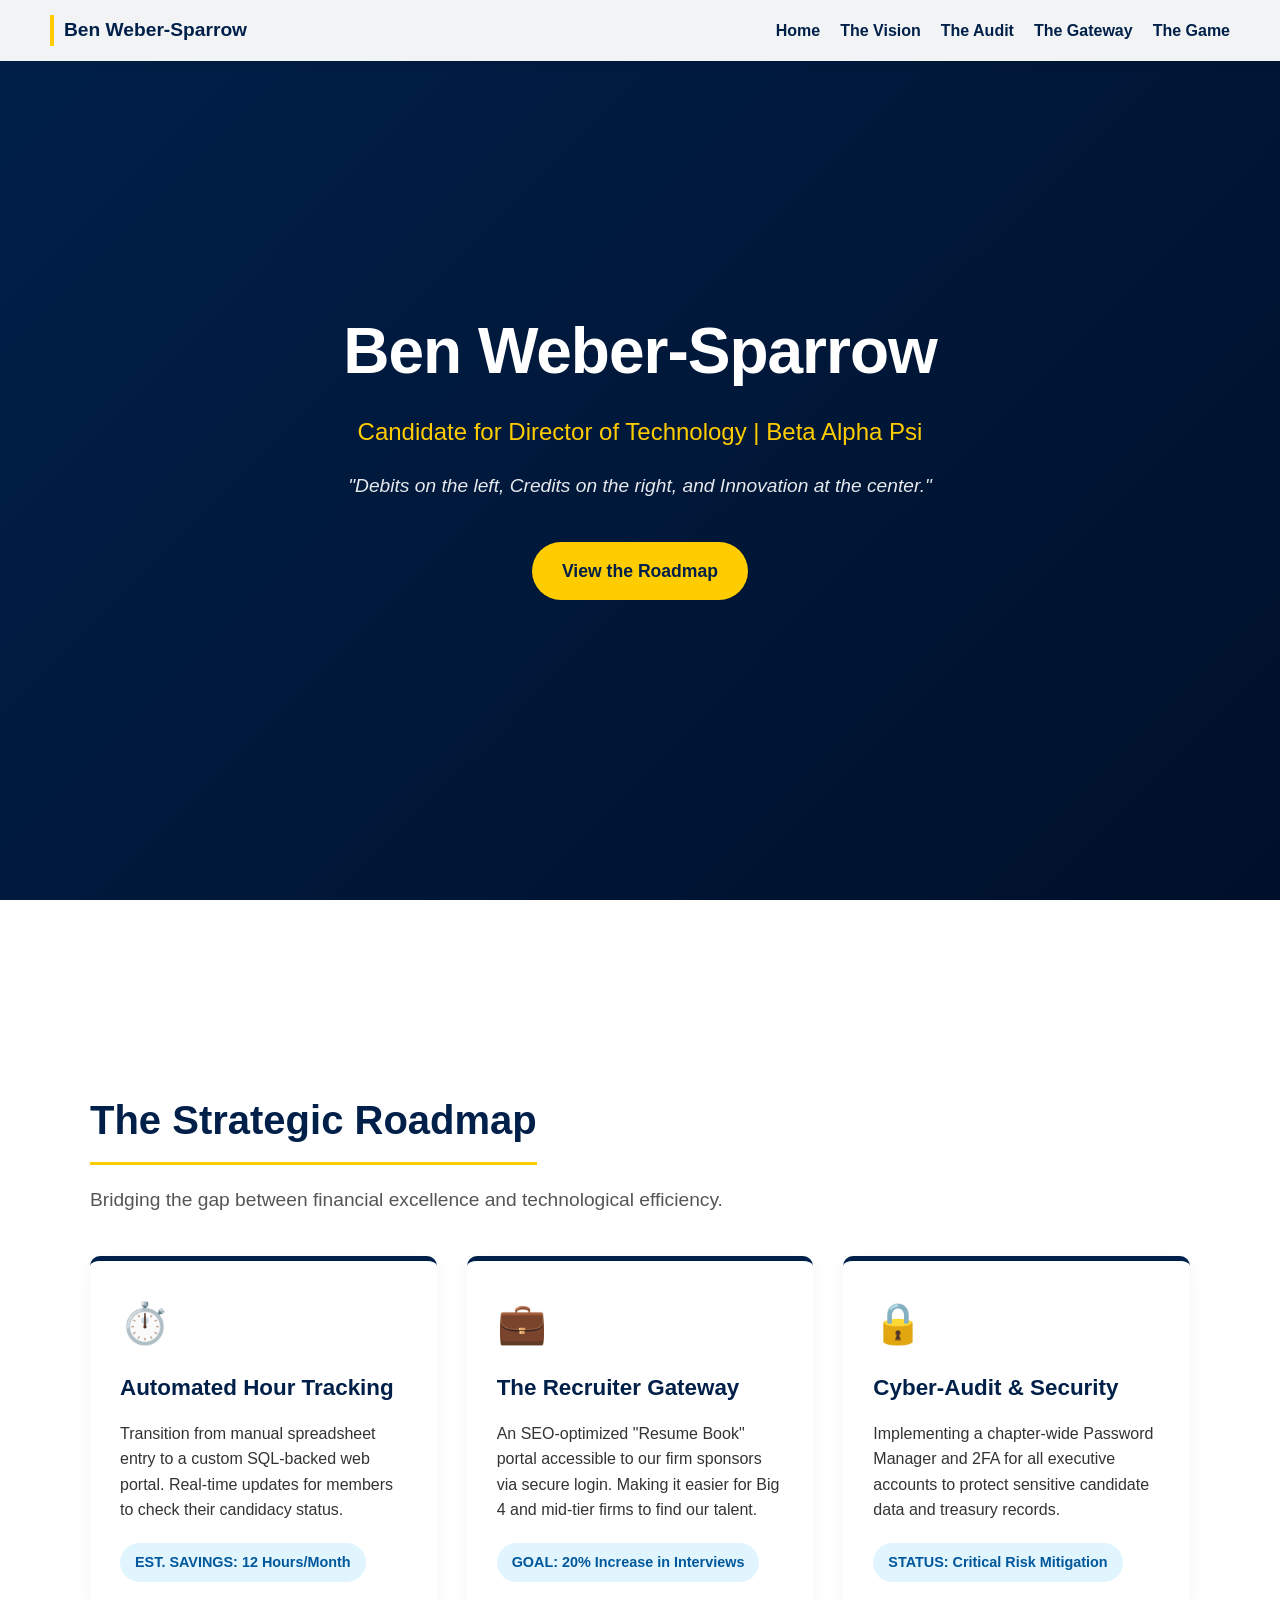
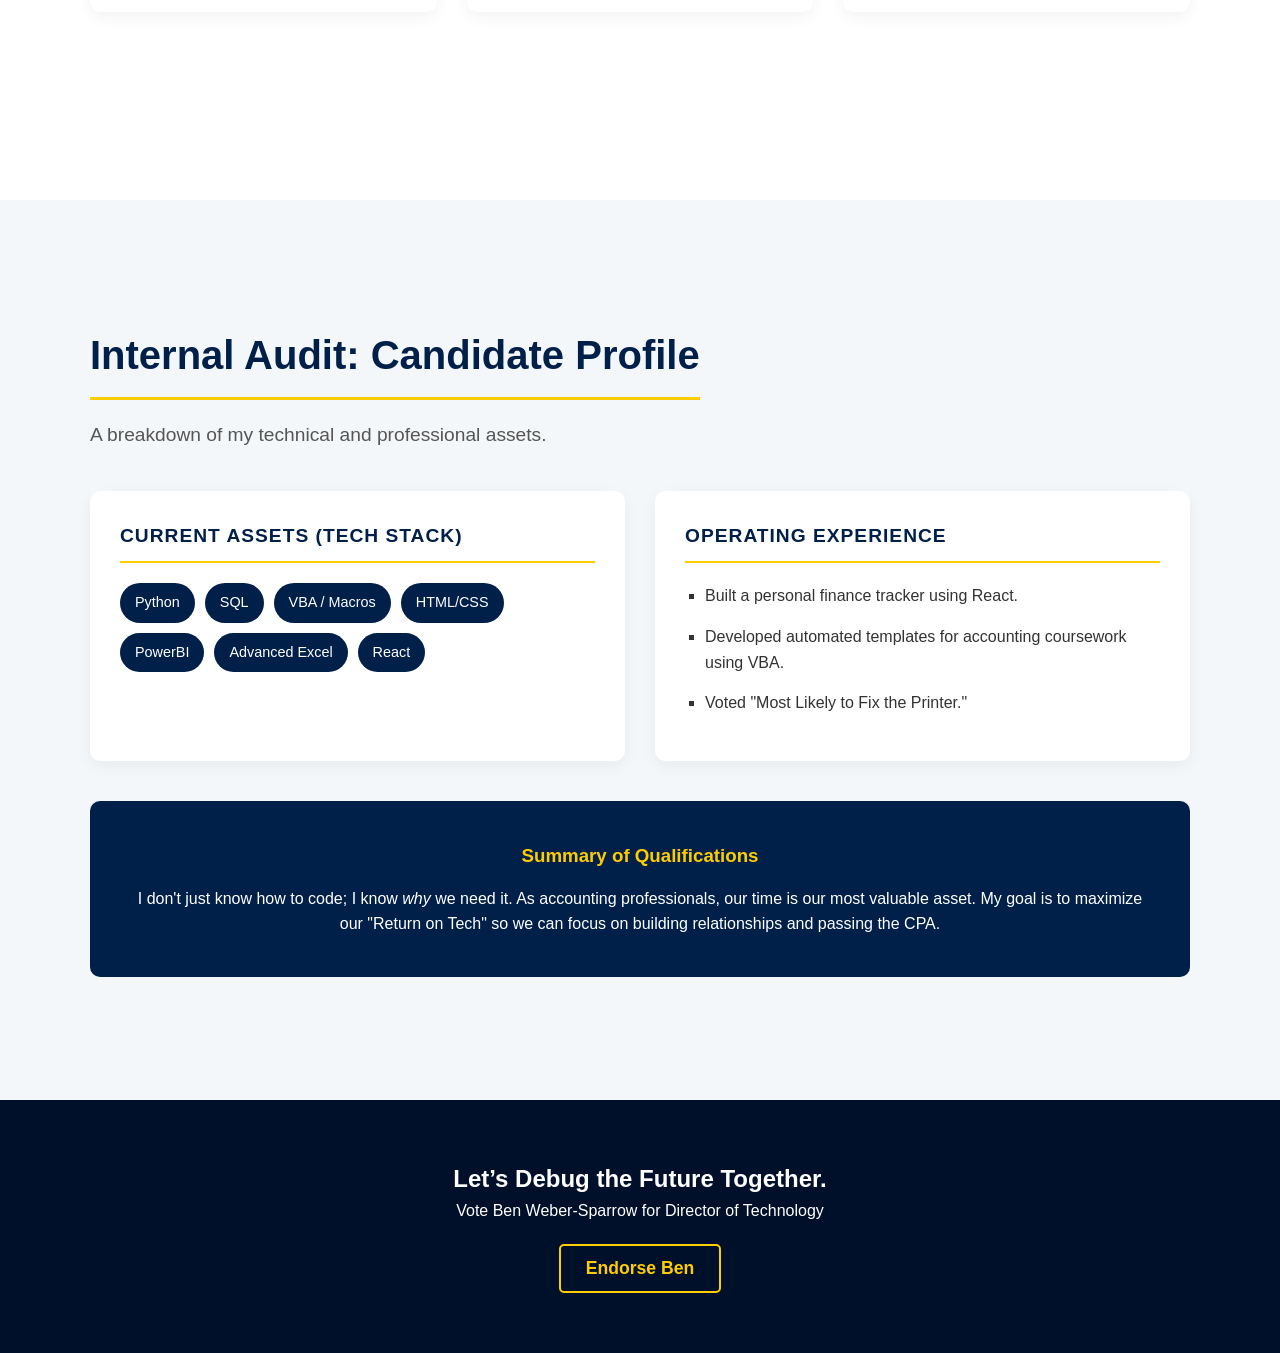
<file: index.html>
<!DOCTYPE html>
<html lang="en">
<head>
    <meta charset="UTF-8">
    <meta name="viewport" content="width=device-width, initial-scale=1.0">
    <title>Ben Weber-Sparrow - BAP Director of Tech</title>
    <link rel="stylesheet" href="style.css">
</head>
<body>

    <!-- NAVIGATION BAR -->
    <nav class="navbar">
        <div class="nav-brand">Ben Weber-Sparrow</div>
        <div class="hamburger" id="hamburger">&#9776;</div>
        <ul class="nav-links" id="nav-links">
            <li><a href="#home">Home</a></li>
            <li><a href="#vision">The Vision</a></li>
            <li><a href="#audit">The Audit</a></li>
            <li><a href="gateway.html">The Gateway</a></li>
            <li><a href="game.html">The Game</a></li>
        </ul>
    </nav>

    <!-- SECTION 1: HOME -->
    <section id="home" class="hero-section">
        <div class="hero-content fade-in">
            <h1 class="hero-title">Ben Weber-Sparrow</h1>
            <h2 class="hero-subtitle">Candidate for Director of Technology | Beta Alpha Psi</h2>
            <div class="tagline">"Debits on the left, Credits on the right, and Innovation at the center."</div>
            <a href="#vision" class="cta-button">View the Roadmap</a>
        </div>
    </section>

    <!-- SECTION 2: THE VISION -->
    <section id="vision" class="content-section">
        <div class="container fade-in">
            <h2 class="section-title">The Strategic Roadmap</h2>
            <p class="section-intro">Bridging the gap between financial excellence and technological efficiency.</p>
            
            <div class="cards-grid">
                <div class="pillar-card">
                    <div class="pillar-icon">⏱️</div>
                    <div class="pillar-title">Automated Hour Tracking</div>
                    <div class="pillar-desc">
                        Transition from manual spreadsheet entry to a custom SQL-backed web portal. Real-time updates for members to check their candidacy status.
                    </div>
                    <span class="roi-badge">EST. SAVINGS: 12 Hours/Month</span>
                </div>

                <div class="pillar-card clickable-card" onclick="window.location.href='gateway.html'">
                    <div class="pillar-icon">💼</div>
                    <div class="pillar-title">The Recruiter Gateway</div>
                    <div class="pillar-desc">
                        An SEO-optimized "Resume Book" portal accessible to our firm sponsors via secure login. Making it easier for Big 4 and mid-tier firms to find our talent.
                    </div>
                    <span class="roi-badge">GOAL: 20% Increase in Interviews</span>
                </div>

                <div class="pillar-card">
                    <div class="pillar-icon">🔒</div>
                    <div class="pillar-title">Cyber-Audit & Security</div>
                    <div class="pillar-desc">
                        Implementing a chapter-wide Password Manager and 2FA for all executive accounts to protect sensitive candidate data and treasury records.
                    </div>
                    <span class="roi-badge">STATUS: Critical Risk Mitigation</span>
                </div>
            </div>
        </div>
    </section>

    <!-- SECTION 3: THE AUDIT -->
    <section id="audit" class="content-section bg-light">
        <div class="container fade-in">
            <h2 class="section-title">Internal Audit: Candidate Profile</h2>
            <p class="section-intro">A breakdown of my technical and professional assets.</p>
            
            <div class="audit-grid">
                <div class="audit-cell hover-effect">
                    <div class="cell-header">Current Assets (Tech Stack)</div>
                    <ul class="tech-stack">
                        <li>Python</li>
                        <li>SQL</li>
                        <li>VBA / Macros</li>
                        <li>HTML/CSS</li>
                        <li>PowerBI</li>
                        <li>Advanced Excel</li>
                        <li>React</li>
                    </ul>
                </div>
                <div class="audit-cell hover-effect">
                    <div class="cell-header">Operating Experience</div>
                    <ul class="experience-list">
                        <li>Built a personal finance tracker using React.</li>
                        <li>Developed automated templates for accounting coursework using VBA.</li>
                        <li>Voted "Most Likely to Fix the Printer."</li>
                    </ul>
                </div>
            </div>

            <div class="summary-box hover-effect">
                <h3>Summary of Qualifications</h3>
                <p>I don't just know how to code; I know <em>why</em> we need it. As accounting professionals, our time is our most valuable asset. My goal is to maximize our "Return on Tech" so we can focus on building relationships and passing the CPA.</p>
            </div>
        </div>
    </section>
    
    <!-- FOOTER -->
    <footer class="footer-cta">
        <div class="footer-content fade-in">
            <h2>Let’s Debug the Future Together.</h2>
            <p>Vote Ben Weber-Sparrow for Director of Technology</p>
            <button class="interactive-btn" onclick="alert('Thank you for auditing my campaign! I look forward to earning your vote.')">Endorse Ben</button>
        </div>
    </footer>

    <!-- INTERACTIVE JAVASCRIPT -->
    <script>
        // Hamburger Menu Logic
        const hamburger = document.getElementById('hamburger');
        const navLinks = document.getElementById('nav-links');
        
        hamburger.addEventListener('click', () => {
            navLinks.classList.toggle('active');
        });

        // Close menu when clicking a link (mobile)
        document.querySelectorAll('.nav-links a').forEach(link => {
            link.addEventListener('click', () => {
                navLinks.classList.remove('active');
            });
        });

        document.querySelectorAll('a[href^="#"]').forEach(anchor => {
            anchor.addEventListener('click', function (e) {
                e.preventDefault();
                const targetId = this.getAttribute('href');
                if(targetId === '#') return;
                const targetElement = document.querySelector(targetId);
                if(targetElement) {
                    targetElement.scrollIntoView({ behavior: 'smooth' });
                }
            });
        });

        const observerOptions = { root: null, rootMargin: '0px', threshold: 0.15 };
        const observer = new IntersectionObserver((entries, observer) => {
            entries.forEach(entry => {
                if (entry.isIntersecting) {
                    entry.target.classList.add('visible');
                    observer.unobserve(entry.target); 
                }
            });
        }, observerOptions);

        document.querySelectorAll('.fade-in').forEach(element => { observer.observe(element); });
    </script>
</body>
</html>
</file>
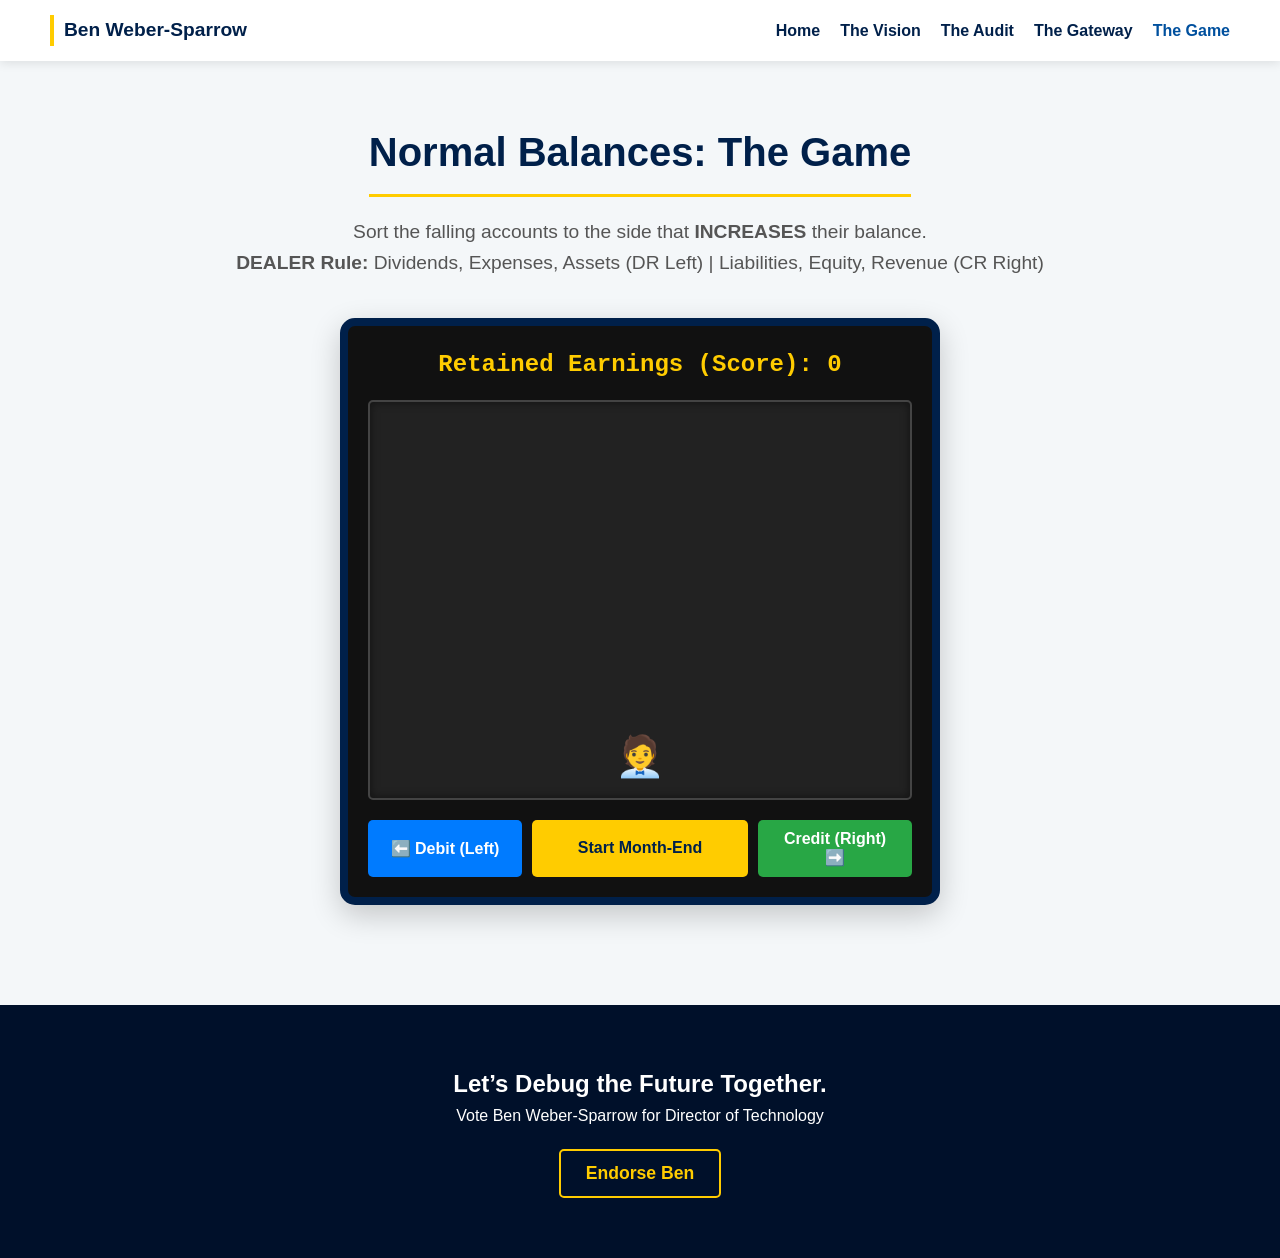
<file: game.html>
<!DOCTYPE html>
<html lang="en">
<head>
    <meta charset="UTF-8">
    <meta name="viewport" content="width=device-width, initial-scale=1.0">
    <title>Normal Balances Game - Ben Weber-Sparrow</title>
    <link rel="stylesheet" href="style.css">
</head>
<body class="bg-light">

    <!-- NAVIGATION BAR -->
    <nav class="navbar">
        <div class="nav-brand">Ben Weber-Sparrow</div>
        <div class="hamburger" id="hamburger">&#9776;</div>
        <ul class="nav-links" id="nav-links">
            <li><a href="index.html#home">Home</a></li>
            <li><a href="index.html#vision">The Vision</a></li>
            <li><a href="index.html#audit">The Audit</a></li>
            <li><a href="gateway.html">The Gateway</a></li>
            <li><a href="game.html" style="color: #00509e;">The Game</a></li>
        </ul>
    </nav>

    <!-- SECTION: THE ACCOUNTING GAME -->
    <section id="game" class="content-section" style="padding-top: 120px; min-height: calc(100vh - 200px);">
        <div class="container fade-in text-center">
            <h2 class="section-title">Normal Balances: The Game</h2>
            <p class="section-intro">Sort the falling accounts to the side that <strong>INCREASES</strong> their balance.<br><strong>DEALER Rule:</strong> Dividends, Expenses, Assets (DR Left) | Liabilities, Equity, Revenue (CR Right)</p>
            
            <div id="game-container">
                <div id="score-board">Retained Earnings (Score): <span id="score">0</span></div>
                <div id="game-board">
                    <div id="accountant">🧑‍💼</div>
                </div>
                <div class="game-controls">
                    <button id="btn-left" class="game-btn debit-btn">⬅️ Debit (Left)</button>
                    <button id="btn-start" class="game-btn start-btn">Start Month-End</button>
                    <button id="btn-right" class="game-btn credit-btn">Credit (Right) ➡️</button>
                </div>
            </div>
        </div>
    </section>
    
    <!-- FOOTER -->
    <footer class="footer-cta">
        <div class="footer-content fade-in">
            <h2>Let’s Debug the Future Together.</h2>
            <p>Vote Ben Weber-Sparrow for Director of Technology</p>
            <button class="interactive-btn" onclick="alert('Thank you for auditing my campaign! I look forward to earning your vote.')">Endorse Ben</button>
        </div>
    </footer>

    <!-- INTERACTIVE JAVASCRIPT FOR GAME -->
    <script>
        // Hamburger Menu Logic
        const hamburger = document.getElementById('hamburger');
        const navLinks = document.getElementById('nav-links');
        
        hamburger.addEventListener('click', () => {
            navLinks.classList.toggle('active');
        });

        const observerOptions = { root: null, rootMargin: '0px', threshold: 0.15 };
        const observer = new IntersectionObserver((entries, observer) => {
            entries.forEach(entry => {
                if (entry.isIntersecting) {
                    entry.target.classList.add('visible');
                    observer.unobserve(entry.target); 
                }
            });
        }, observerOptions);

        document.querySelectorAll('.fade-in').forEach(element => { observer.observe(element); });
        
        let score = 0;
        let isPlaying = false;
        let spawnInterval;
        let items = [];
        let speedMultiplier = 1;
        
        const gameBoard = document.getElementById('game-board');
        const scoreEl = document.getElementById('score');
        const btnStart = document.getElementById('btn-start');

        const accountsList = [
            { name: "Cash", type: "debit" }, { name: "Accounts Receivable", type: "debit" },
            { name: "Inventory", type: "debit" }, { name: "Equipment", type: "debit" },
            { name: "Rent Expense", type: "debit" }, { name: "COGS", type: "debit" },
            { name: "Dividends", type: "debit" }, { name: "Accounts Payable", type: "credit" },
            { name: "Notes Payable", type: "credit" }, { name: "Unearned Revenue", type: "credit" },
            { name: "Common Stock", type: "credit" }, { name: "Retained Earnings", type: "credit" },
            { name: "Sales Revenue", type: "credit" }, { name: "Accumulated Depr.", type: "credit" }
        ];

        function startGame() {
            if(isPlaying) return;
            isPlaying = true;
            score = 0;
            speedMultiplier = 1;
            scoreEl.innerText = score;
            btnStart.innerText = "Reconciling...";
            btnStart.disabled = true;
            
            gameBoard.innerHTML = '<div id="accountant">🧑‍💼</div>'; 
            items = [];
            
            spawnInterval = setInterval(spawnItem, 1400);
            requestAnimationFrame(updateGame);
            
            setTimeout(() => { speedMultiplier = 1.4; }, 15000);
            setTimeout(() => { speedMultiplier = 1.8; }, 30000);
            
            setTimeout(endGame, 45000);
        }

        function endGame() {
            isPlaying = false;
            clearInterval(spawnInterval);
            btnStart.innerText = "Start Next Month";
            btnStart.disabled = false;
            alert("Month-End Close Complete! Your final score is: " + score);
        }

        function spawnItem() {
            if(!isPlaying) return;
            const account = accountsList[Math.floor(Math.random() * accountsList.length)];
            const item = document.createElement('div');
            item.className = 'falling-item';
            item.innerText = account.name;
            item.dataset.type = account.type;
            item.style.top = '0px';
            
            gameBoard.appendChild(item);
            
            const itemWidth = item.offsetWidth || 120;
            const maxLeft = gameBoard.offsetWidth - itemWidth - 10; 
            item.style.left = Math.floor(Math.random() * maxLeft) + 'px';
            
            items.push({ el: item, y: 0, x: parseFloat(item.style.left) });
        }

        function updateGame() {
            if(!isPlaying) return;
            for(let i=0; i<items.length; i++) {
                items[i].y += (2.2 * speedMultiplier); 
                items[i].el.style.top = items[i].y + 'px';

                if(items[i].y > gameBoard.offsetHeight - 40) {
                    gameBoard.removeChild(items[i].el);
                    items.splice(i, 1);
                    i--;
                    score = Math.max(0, score - 5); 
                    scoreEl.innerText = score;
                    flashBoard('red');
                }
            }
            requestAnimationFrame(updateGame);
        }

        function handleInput(type) {
            if(!isPlaying || items.length === 0) return;
            
            let lowest = items.reduce((prev, curr) => (prev.y > curr.y) ? prev : curr);
            
            if (lowest.y > 20) {
                if(lowest.el.dataset.type === type) {
                    score += 10; 
                    flashBoard('green');
                } else {
                    score = Math.max(0, score - 10); 
                    flashBoard('red');
                }
                scoreEl.innerText = score;
                gameBoard.removeChild(lowest.el);
                items = items.filter(i => i !== lowest);
            }
        }
        
        function flashBoard(color) {
            gameBoard.style.boxShadow = `inset 0 0 30px ${color}`;
            setTimeout(() => { gameBoard.style.boxShadow = 'inset 0 0 10px rgba(0,0,0,0.5)'; }, 150);
        }

        document.addEventListener('keydown', (e) => {
            if(e.key === 'ArrowLeft') handleInput('debit');
            if(e.key === 'ArrowRight') handleInput('credit');
        });
        
        document.getElementById('btn-left').addEventListener('click', () => handleInput('debit'));
        document.getElementById('btn-right').addEventListener('click', () => handleInput('credit'));
        document.getElementById('btn-start').addEventListener('click', startGame);
    </script>
</body>
</html>
</file>
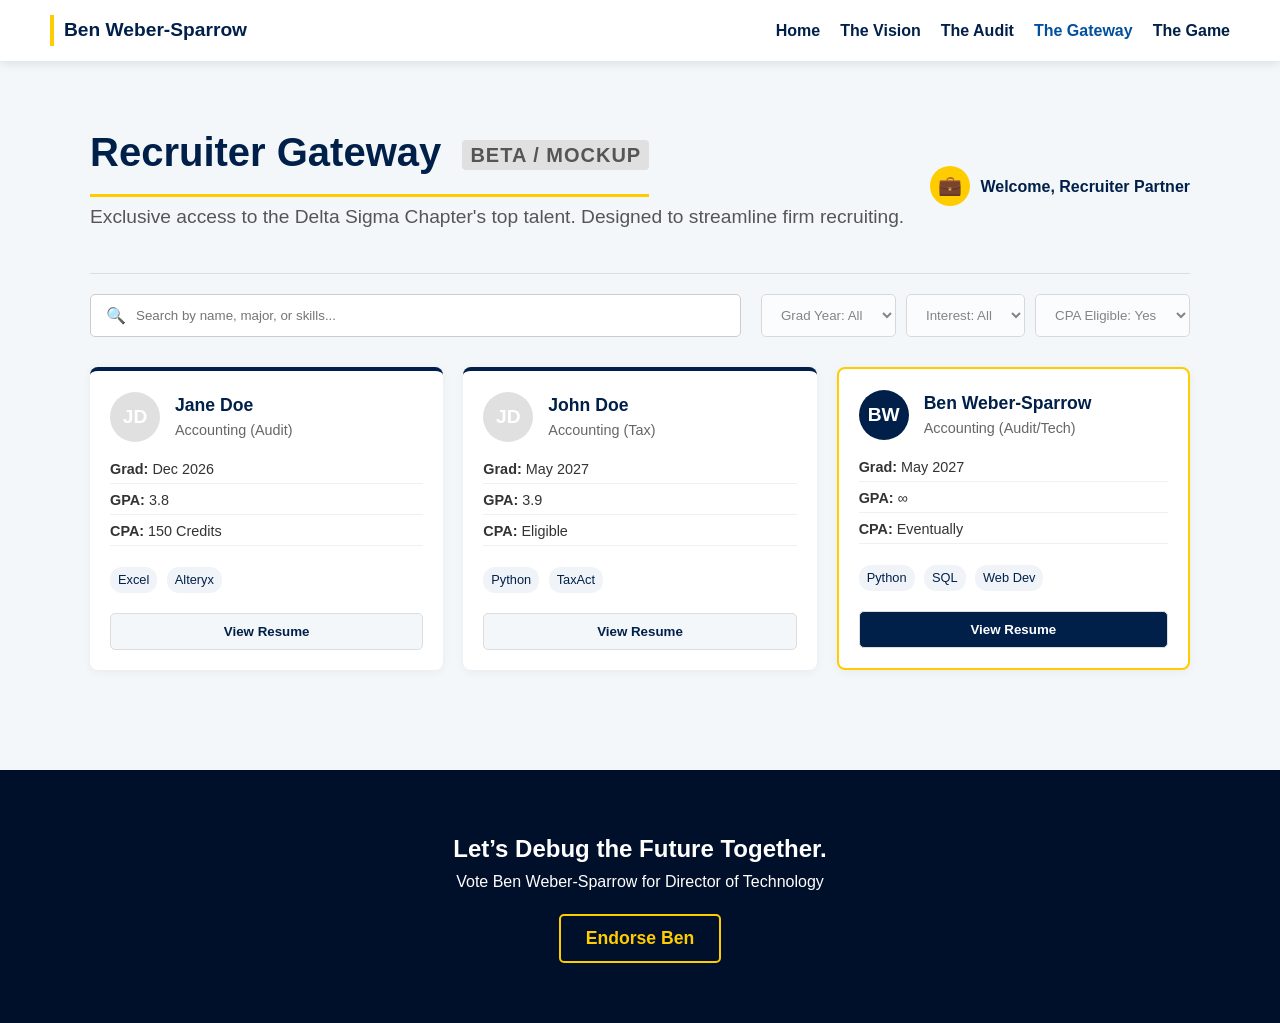
<file: gateway.html>
<!DOCTYPE html>
<html lang="en">
<head>
    <meta charset="UTF-8">
    <meta name="viewport" content="width=device-width, initial-scale=1.0">
    <title>Recruiter Gateway Mockup - Ben Weber-Sparrow</title>
    <link rel="stylesheet" href="style.css">
</head>
<body class="bg-light">

    <!-- NAVIGATION BAR -->
    <nav class="navbar">
        <div class="nav-brand">Ben Weber-Sparrow</div>
        <div class="hamburger" id="hamburger">&#9776;</div>
        <ul class="nav-links" id="nav-links">
            <li><a href="index.html#home">Home</a></li>
            <li><a href="index.html#vision">The Vision</a></li>
            <li><a href="index.html#audit">The Audit</a></li>
            <li><a href="gateway.html" style="color: #00509e;">The Gateway</a></li>
            <li><a href="game.html">The Game</a></li>
        </ul>
    </nav>

    <!-- SECTION: THE GATEWAY DASHBOARD -->
    <section id="gateway" class="content-section" style="padding-top: 120px; min-height: calc(100vh - 200px); align-items: flex-start;">
        <div class="container fade-in">
            <div class="dashboard-header">
                <div>
                    <h2 class="section-title" style="margin-bottom: 5px;">Recruiter Gateway <span class="mockup-badge">BETA / MOCKUP</span></h2>
                    <p class="section-intro" style="margin-bottom: 20px;">Exclusive access to the Delta Sigma Chapter's top talent. Designed to streamline firm recruiting.</p>
                </div>
                <div class="firm-profile">
                    <div class="firm-avatar">💼</div>
                    <span>Welcome, Recruiter Partner</span>
                </div>
            </div>
            
            <!-- Dashboard Toolbar -->
            <div class="dashboard-toolbar">
                <div class="search-box">
                    <span>🔍</span>
                    <input type="text" placeholder="Search by name, major, or skills..." disabled>
                </div>
                <div class="filters">
                    <select disabled><option>Grad Year: All</option><option>2026</option><option>2027</option></select>
                    <select disabled><option>Interest: All</option><option>Audit</option><option>Tax</option><option>Advisory</option></select>
                    <select disabled><option>CPA Eligible: Yes</option></select>
                </div>
            </div>

            <!-- Candidate Grid -->
            <div class="candidate-grid">
                <!-- Candidate 1 -->
                <div class="candidate-card hover-effect">
                    <div class="cand-header">
                        <div class="cand-avatar">JD</div>
                        <div class="cand-info">
                            <h3>Jane Doe</h3>
                            <p>Accounting (Audit)</p>
                        </div>
                    </div>
                    <div class="cand-stats">
                        <div><strong>Grad:</strong> Dec 2026</div>
                        <div><strong>GPA:</strong> 3.8</div>
                        <div><strong>CPA:</strong> 150 Credits</div>
                    </div>
                    <div class="cand-tags">
                        <span class="tag">Excel</span> <span class="tag">Alteryx</span>
                    </div>
                    <button class="btn-resume" onclick="alert('This is a mockup feature. In production, this would download the candidate\'s resume PDF.')">View Resume</button>
                </div>

                <!-- Candidate 2 -->
                <div class="candidate-card hover-effect">
                    <div class="cand-header">
                        <div class="cand-avatar">JD</div>
                        <div class="cand-info">
                            <h3>John Doe</h3>
                            <p>Accounting (Tax)</p>
                        </div>
                    </div>
                    <div class="cand-stats">
                        <div><strong>Grad:</strong> May 2027</div>
                        <div><strong>GPA:</strong> 3.9</div>
                        <div><strong>CPA:</strong> Eligible</div>
                    </div>
                    <div class="cand-tags">
                        <span class="tag">Python</span> <span class="tag">TaxAct</span>
                    </div>
                    <button class="btn-resume" onclick="alert('This is a mockup feature.')">View Resume</button>
                </div>

                <!-- Candidate 3 -->
                <div class="candidate-card hover-effect" style="border: 2px solid var(--accent-gold);">
                    <div class="cand-header">
                        <div class="cand-avatar" style="background: var(--primary-navy);">BW</div>
                        <div class="cand-info">
                            <h3>Ben Weber-Sparrow</h3>
                            <p>Accounting (Audit/Tech)</p>
                        </div>
                    </div>
                    <div class="cand-stats">
                        <div><strong>Grad:</strong> May 2027</div>
                        <div><strong>GPA:</strong> &infin;</div>
                        <div><strong>CPA:</strong> Eventually</div>
                    </div>
                    <div class="cand-tags">
                        <span class="tag">Python</span> <span class="tag">SQL</span> <span class="tag">Web Dev</span>
                    </div>
                    <button class="btn-resume" style="background: var(--primary-navy); color: white;" onclick="alert('Hire me! Just kidding, this is a mockup.')">View Resume</button>
                </div>
            </div>

        </div>
    </section>
    
    <!-- FOOTER -->
    <footer class="footer-cta">
        <div class="footer-content fade-in">
            <h2>Let’s Debug the Future Together.</h2>
            <p>Vote Ben Weber-Sparrow for Director of Technology</p>
            <button class="interactive-btn" onclick="alert('Thank you for auditing my campaign!')">Endorse Ben</button>
        </div>
    </footer>

    <!-- INTERACTIVE JAVASCRIPT -->
    <script>
        // Hamburger Menu Logic
        const hamburger = document.getElementById('hamburger');
        const navLinks = document.getElementById('nav-links');
        
        hamburger.addEventListener('click', () => {
            navLinks.classList.toggle('active');
        });

        const observerOptions = { root: null, rootMargin: '0px', threshold: 0.15 };
        const observer = new IntersectionObserver((entries, observer) => {
            entries.forEach(entry => {
                if (entry.isIntersecting) {
                    entry.target.classList.add('visible');
                    observer.unobserve(entry.target); 
                }
            });
        }, observerOptions);

        document.querySelectorAll('.fade-in').forEach(element => { observer.observe(element); });
    </script>
</body>
</html>
</file>
<file: style.css>
/* style.css - Interactive BAP Campaign Stylesheet */

* { margin: 0; padding: 0; box-sizing: border-box; }
html { scroll-behavior: smooth; }
body { font-family: 'Segoe UI', Tahoma, Geneva, Verdana, sans-serif; color: #333; background-color: #ffffff; line-height: 1.6; }
.text-center { text-align: center; }

:root {
    --primary-navy: #00204a;
    --accent-gold: #ffcc00;
    --light-bg: #f4f7f9;
    --text-dark: #333;
    --text-light: #fff;
    --debit-color: #007bff;
    --credit-color: #28a745;
}

.navbar { position: fixed; top: 0; width: 100%; background-color: rgba(255, 255, 255, 0.95); box-shadow: 0 2px 10px rgba(0,0,0,0.1); display: flex; justify-content: space-between; align-items: center; padding: 15px 50px; z-index: 1000; backdrop-filter: blur(5px); }
.nav-brand { font-size: 1.2rem; font-weight: bold; color: var(--primary-navy); border-left: 4px solid var(--accent-gold); padding-left: 10px; }

/* Navigation Links Desktop */
.nav-links { list-style: none; display: flex; gap: 20px; transition: max-height 0.3s ease-in-out; }
.nav-links a { text-decoration: none; color: var(--primary-navy); font-weight: 600; transition: color 0.3s ease; }
.nav-links a:hover { color: #00509e; }

/* Hamburger Menu Icon */
.hamburger { display: none; font-size: 1.8rem; color: var(--primary-navy); cursor: pointer; user-select: none; }

.content-section { padding: 100px 20px; min-height: 100vh; display: flex; align-items: center; flex-direction: column; justify-content: center; }
.bg-light { background-color: var(--light-bg); }
.container { max-width: 1100px; margin: 0 auto; width: 100%; }
.section-title { color: var(--primary-navy); font-size: 2.5rem; border-bottom: 3px solid var(--accent-gold); display: inline-block; padding-bottom: 10px; margin-bottom: 20px; }
.section-intro { font-size: 1.2rem; color: #555; margin-bottom: 40px; }

.hero-section { height: 100vh; background: linear-gradient(135deg, var(--primary-navy) 0%, #00102a 100%); color: var(--text-light); display: flex; align-items: center; justify-content: center; text-align: center; padding: 0 20px; }
.hero-content { max-width: 800px; }
.hero-title { font-size: 4rem; font-weight: 800; margin-bottom: 10px; letter-spacing: -1px; }
.hero-subtitle { font-size: 1.5rem; font-weight: 300; color: var(--accent-gold); margin-bottom: 20px; }
.tagline { font-size: 1.2rem; font-style: italic; opacity: 0.9; margin-bottom: 40px; }
.cta-button { display: inline-block; background-color: var(--accent-gold); color: var(--primary-navy); padding: 15px 30px; text-decoration: none; font-size: 1.1rem; font-weight: bold; border-radius: 30px; transition: transform 0.3s ease, box-shadow 0.3s ease; }
.cta-button:hover { transform: translateY(-3px); box-shadow: 0 10px 20px rgba(255, 204, 0, 0.3); }

.cards-grid { display: grid; grid-template-columns: repeat(auto-fit, minmax(300px, 1fr)); gap: 30px; }
.pillar-card { background: #fff; padding: 30px; border-radius: 10px; box-shadow: 0 5px 15px rgba(0,0,0,0.05); border-top: 5px solid var(--primary-navy); transition: transform 0.3s ease, box-shadow 0.3s ease; }
.pillar-card:hover { transform: translateY(-10px); box-shadow: 0 15px 30px rgba(0,0,0,0.1); border-top: 5px solid var(--accent-gold); }
.clickable-card { cursor: pointer; }
.pillar-icon { font-size: 2.5rem; margin-bottom: 15px; }
.pillar-title { font-size: 1.4rem; font-weight: bold; color: var(--primary-navy); margin-bottom: 15px; }
.roi-badge { display: inline-block; background: #e1f5fe; color: #01579b; padding: 8px 15px; border-radius: 20px; font-size: 0.9rem; font-weight: bold; margin-top: 20px; }

.audit-grid { display: grid; grid-template-columns: repeat(auto-fit, minmax(350px, 1fr)); gap: 30px; margin-bottom: 40px; }
.audit-cell { background: #fff; padding: 30px; border-radius: 10px; box-shadow: 0 5px 15px rgba(0,0,0,0.05); }
.cell-header { font-weight: bold; color: var(--primary-navy); text-transform: uppercase; letter-spacing: 1px; margin-bottom: 20px; font-size: 1.2rem; border-bottom: 2px solid var(--accent-gold); padding-bottom: 10px; }
.tech-stack { list-style: none; display: flex; flex-wrap: wrap; gap: 10px; }
.tech-stack li { background: var(--primary-navy); color: white; padding: 8px 15px; border-radius: 20px; font-size: 0.9rem; font-weight: 500; transition: background 0.3s ease; }
.tech-stack li:hover { background: var(--accent-gold); color: var(--primary-navy); }
.experience-list { list-style-type: square; margin-left: 20px; }
.experience-list li { margin-bottom: 15px; }
.summary-box { background: var(--primary-navy); color: white; padding: 40px; border-radius: 10px; text-align: center; }
.summary-box h3 { color: var(--accent-gold); margin-bottom: 15px; }

/* THE GAME */
#game-container { max-width: 600px; margin: 0 auto; background: #111; border: 8px solid var(--primary-navy); border-radius: 15px; padding: 20px; box-shadow: 0 10px 30px rgba(0,0,0,0.2); }
#score-board { color: var(--accent-gold); font-size: 1.5rem; font-weight: bold; margin-bottom: 15px; font-family: monospace; }
#game-board { position: relative; width: 100%; height: 400px; background: #222; border: 2px solid #444; border-radius: 5px; overflow: hidden; box-shadow: inset 0 0 10px rgba(0,0,0,0.5); transition: box-shadow 0.1s ease; }
#accountant { position: absolute; bottom: 10px; left: 50%; transform: translateX(-50%); font-size: 2.5rem; }

.falling-item { position: absolute; padding: 8px 12px; background-color: #f8f9fa; color: var(--primary-navy); font-weight: bold; font-size: 13px; border: 2px solid #ccc; border-radius: 8px; box-shadow: 0 4px 6px rgba(0,0,0,0.3); white-space: nowrap; }
.game-controls { display: flex; justify-content: space-between; margin-top: 20px; gap: 10px; }
.game-btn { padding: 10px 15px; border: none; border-radius: 5px; font-weight: bold; cursor: pointer; transition: background 0.2s; font-size: 1rem; flex: 1; }
.debit-btn { background: var(--debit-color); color: white; }
.debit-btn:hover { background: #0056b3; }
.credit-btn { background: var(--credit-color); color: white; }
.credit-btn:hover { background: #1e7e34; }
.start-btn { background: var(--accent-gold); color: var(--primary-navy); flex: 1.5; }
.start-btn:hover:not(:disabled) { background: #e6b800; }
.start-btn:disabled { opacity: 0.6; cursor: not-allowed; }

/* RECRUITER GATEWAY DASHBOARD */
.mockup-badge { background: #e0e0e0; color: #555; font-size: 0.5em; padding: 4px 8px; border-radius: 4px; vertical-align: middle; margin-left: 10px; letter-spacing: 1px; }
.dashboard-header { display: flex; justify-content: space-between; align-items: center; border-bottom: 1px solid #ddd; padding-bottom: 20px; margin-bottom: 20px; flex-wrap: wrap; gap: 20px; }
.firm-profile { display: flex; align-items: center; gap: 10px; font-weight: bold; color: var(--primary-navy); }
.firm-avatar { background: var(--accent-gold); width: 40px; height: 40px; border-radius: 50%; display: flex; align-items: center; justify-content: center; font-size: 1.2rem; }

.dashboard-toolbar { display: flex; gap: 20px; margin-bottom: 30px; flex-wrap: wrap; }
.search-box { flex: 1; display: flex; align-items: center; background: #fff; border: 1px solid #ccc; border-radius: 5px; padding: 8px 15px; }
.search-box input { border: none; outline: none; width: 100%; margin-left: 10px; background: transparent; }
.filters { display: flex; gap: 10px; }
.filters select { padding: 8px 15px; border: 1px solid #ccc; border-radius: 5px; background: #fff; color: #555; outline: none; }

.candidate-grid { display: grid; grid-template-columns: repeat(auto-fit, minmax(250px, 1fr)); gap: 20px; }
.candidate-card { background: #fff; padding: 20px; border-radius: 8px; box-shadow: 0 2px 10px rgba(0,0,0,0.05); display: flex; flex-direction: column; border-top: 4px solid var(--primary-navy); }
.cand-header { display: flex; align-items: center; gap: 15px; margin-bottom: 15px; }
.cand-avatar { width: 50px; height: 50px; border-radius: 50%; background: #e0e0e0; color: #fff; font-weight: bold; display: flex; align-items: center; justify-content: center; font-size: 1.2rem; }
.cand-info h3 { font-size: 1.1rem; color: var(--primary-navy); }
.cand-info p { font-size: 0.9rem; color: #666; margin: 0; }
.cand-stats { font-size: 0.9rem; margin-bottom: 15px; flex-grow: 1; }
.cand-stats div { margin-bottom: 5px; border-bottom: 1px solid #f0f0f0; padding-bottom: 2px; }
.cand-tags { margin-bottom: 15px; }
.cand-tags .tag { display: inline-block; background: #f0f4f8; color: var(--primary-navy); padding: 3px 8px; border-radius: 12px; font-size: 0.8rem; margin-right: 5px; margin-bottom: 5px; font-weight: 500;}
.btn-resume { width: 100%; padding: 10px; background: #f4f7f9; border: 1px solid #ddd; border-radius: 5px; font-weight: bold; cursor: pointer; transition: all 0.2s; color: var(--primary-navy); }
.btn-resume:hover { background: var(--accent-gold); color: var(--primary-navy); border-color: var(--accent-gold); }

.hover-effect { transition: transform 0.3s ease; }
.hover-effect:hover { transform: scale(1.02); }
.fade-in { opacity: 0; transform: translateY(30px); transition: opacity 0.8s ease-out, transform 0.8s ease-out; }
.fade-in.visible { opacity: 1; transform: translateY(0); }

.footer-cta { background-color: #00102a; color: white; text-align: center; padding: 60px 20px; width: 100%; }
.interactive-btn { margin-top: 20px; background: transparent; border: 2px solid var(--accent-gold); color: var(--accent-gold); padding: 12px 25px; font-size: 1.1rem; font-weight: bold; border-radius: 5px; cursor: pointer; transition: all 0.3s ease; }
.interactive-btn:hover { background: var(--accent-gold); color: #00102a; }

/* Responsive Media Query */
@media (max-width: 768px) {
    .hero-title { font-size: 2.5rem; }
    .hero-subtitle { font-size: 1.2rem; }
    
    .navbar { padding: 15px 20px; }
    .hamburger { display: block; }
    
    .nav-links {
        position: absolute;
        top: 100%;
        left: 0;
        width: 100%;
        background-color: rgba(255, 255, 255, 0.98);
        flex-direction: column;
        align-items: center;
        gap: 0;
        max-height: 0;
        overflow: hidden;
        box-shadow: 0 5px 10px rgba(0,0,0,0.1);
    }
    .nav-links.active { max-height: 300px; } /* Expand menu */
    .nav-links li { width: 100%; text-align: center; }
    .nav-links a { display: block; padding: 15px; border-bottom: 1px solid #f0f0f0; }
    
    .game-controls { flex-direction: column; }
    .dashboard-toolbar { flex-direction: column; }
}
</file>
